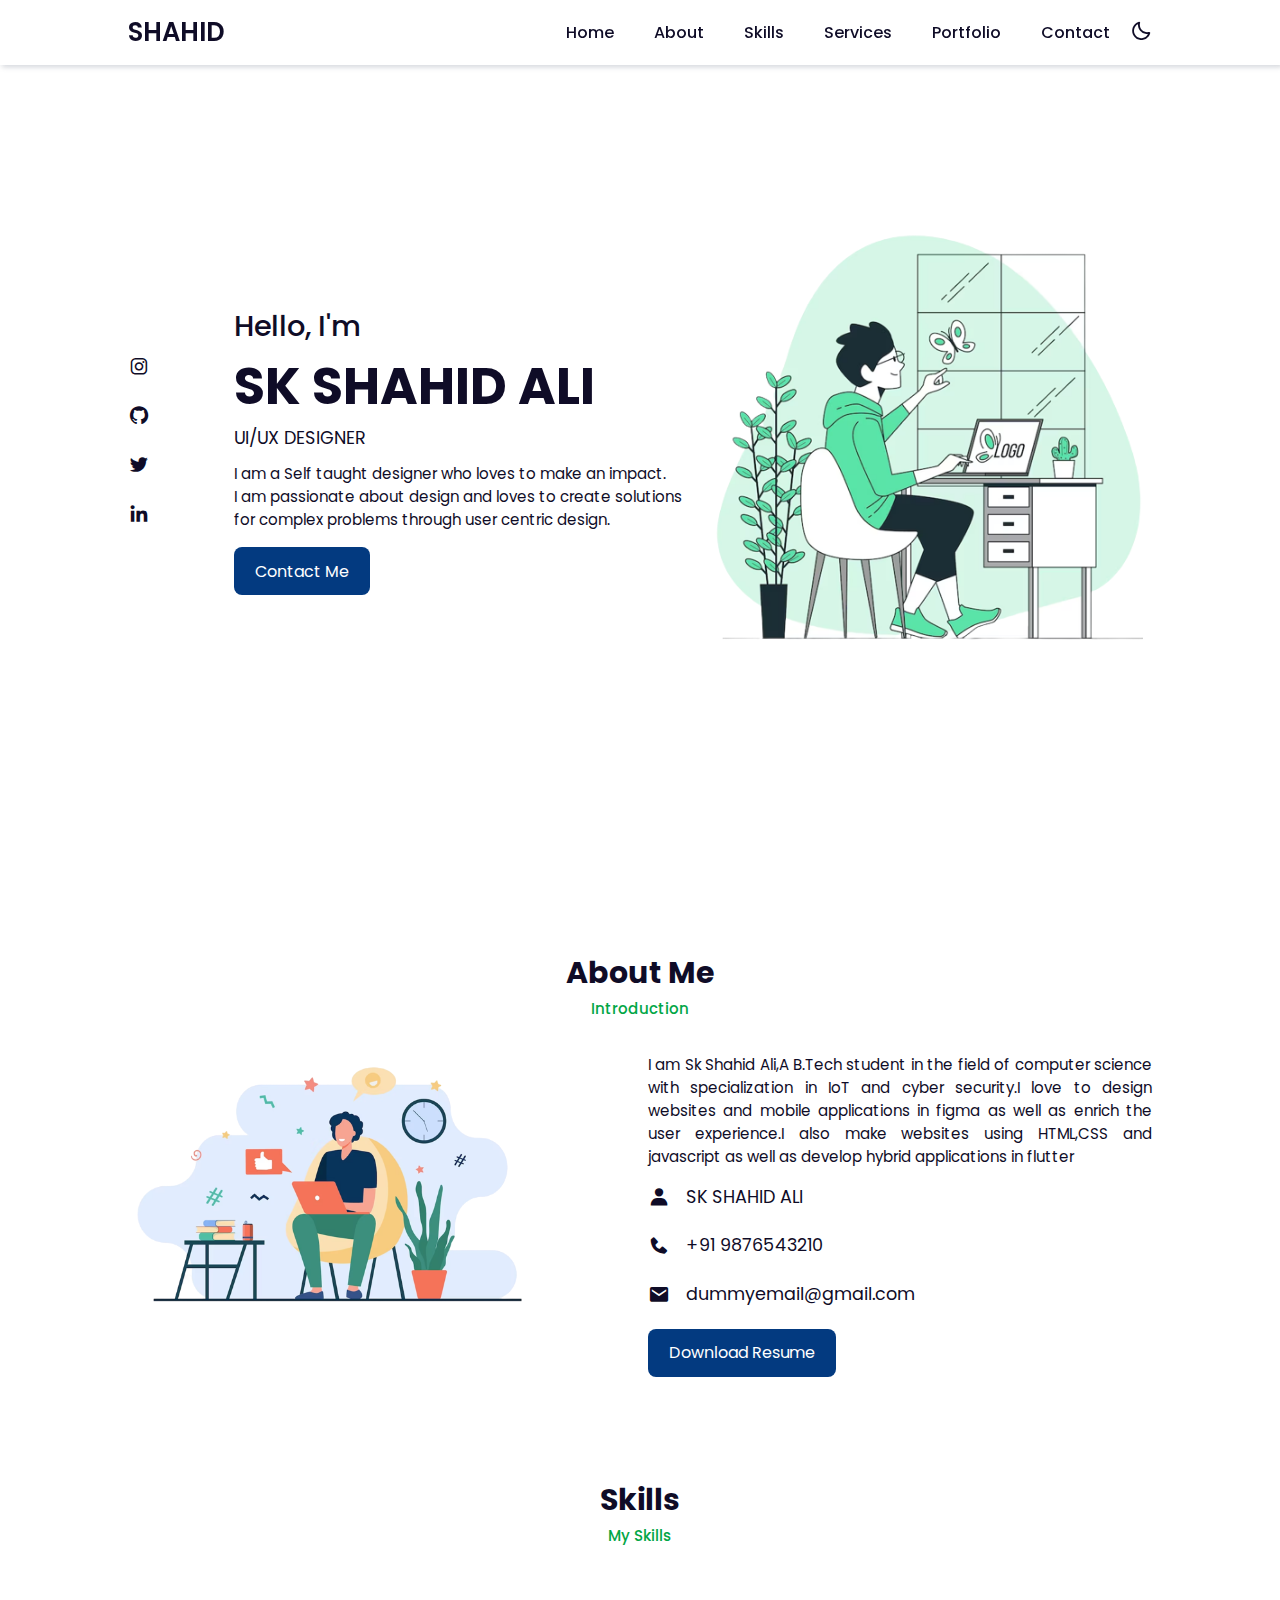
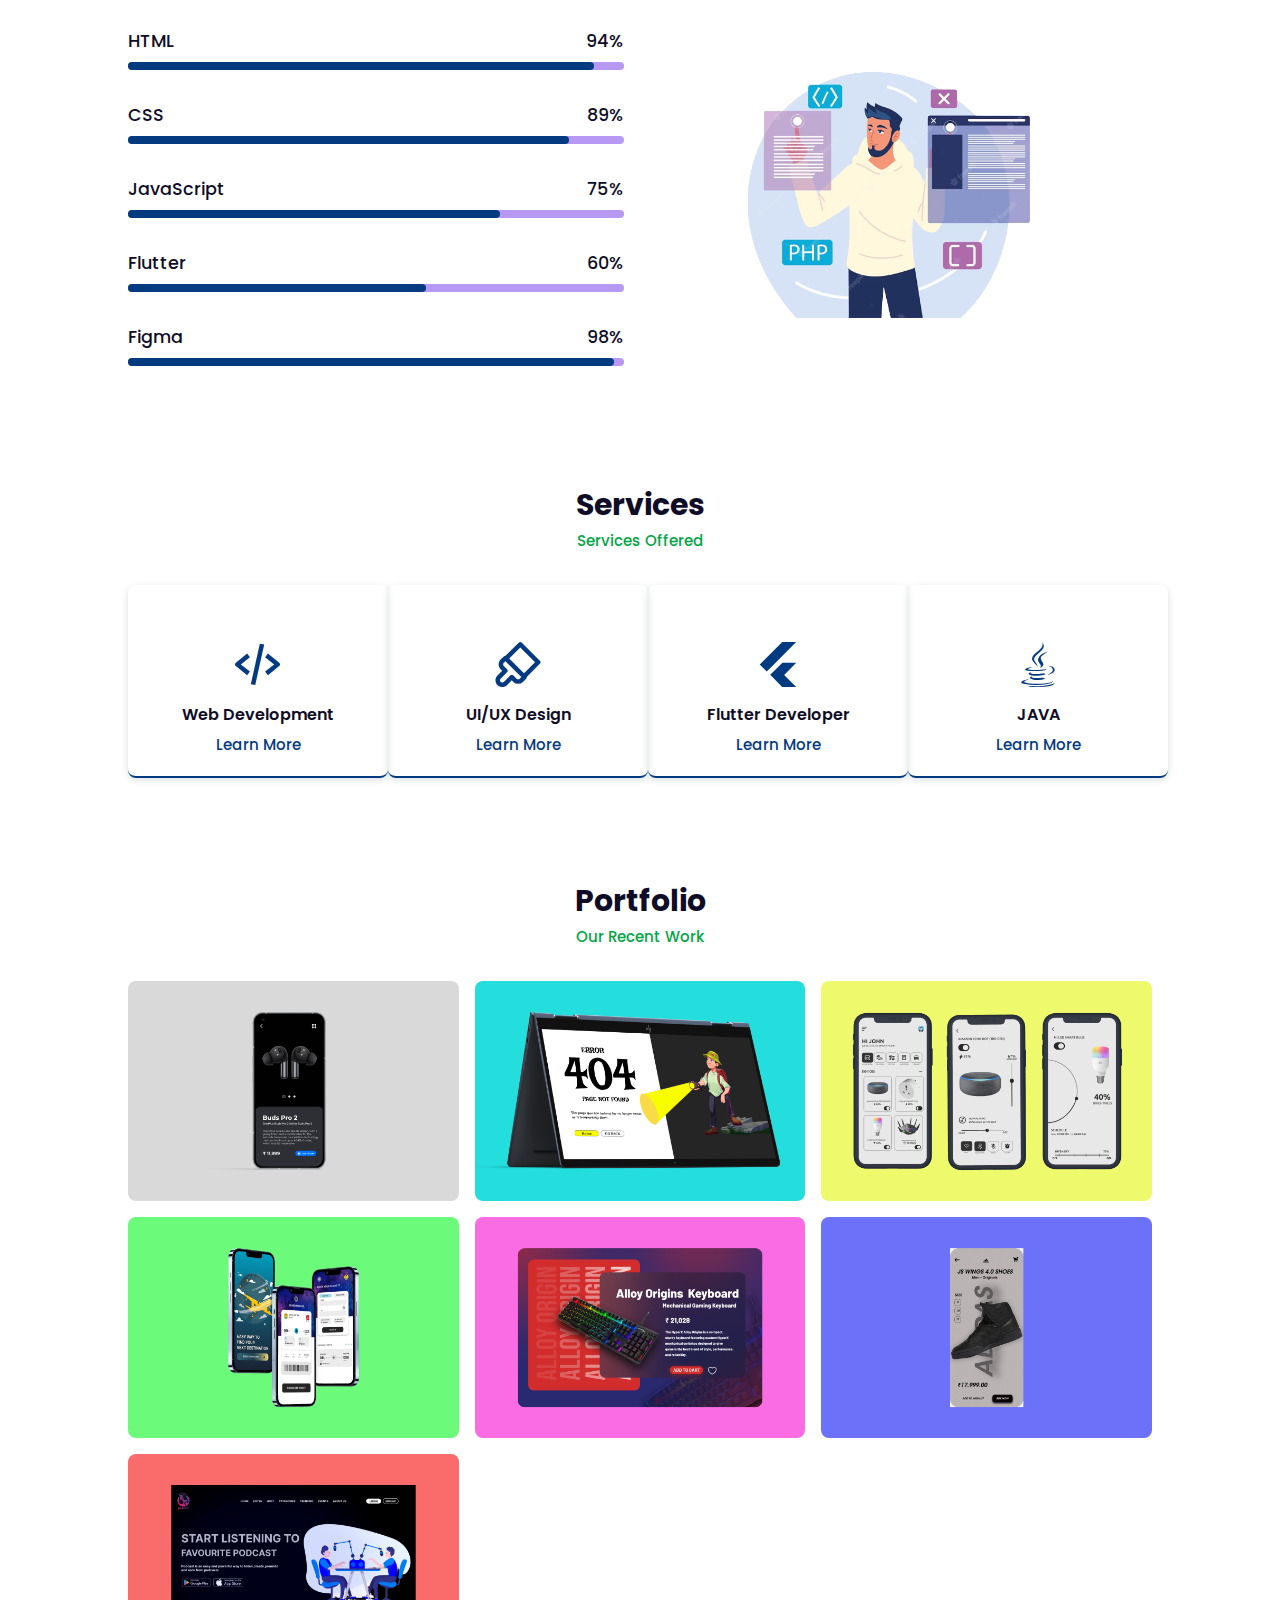
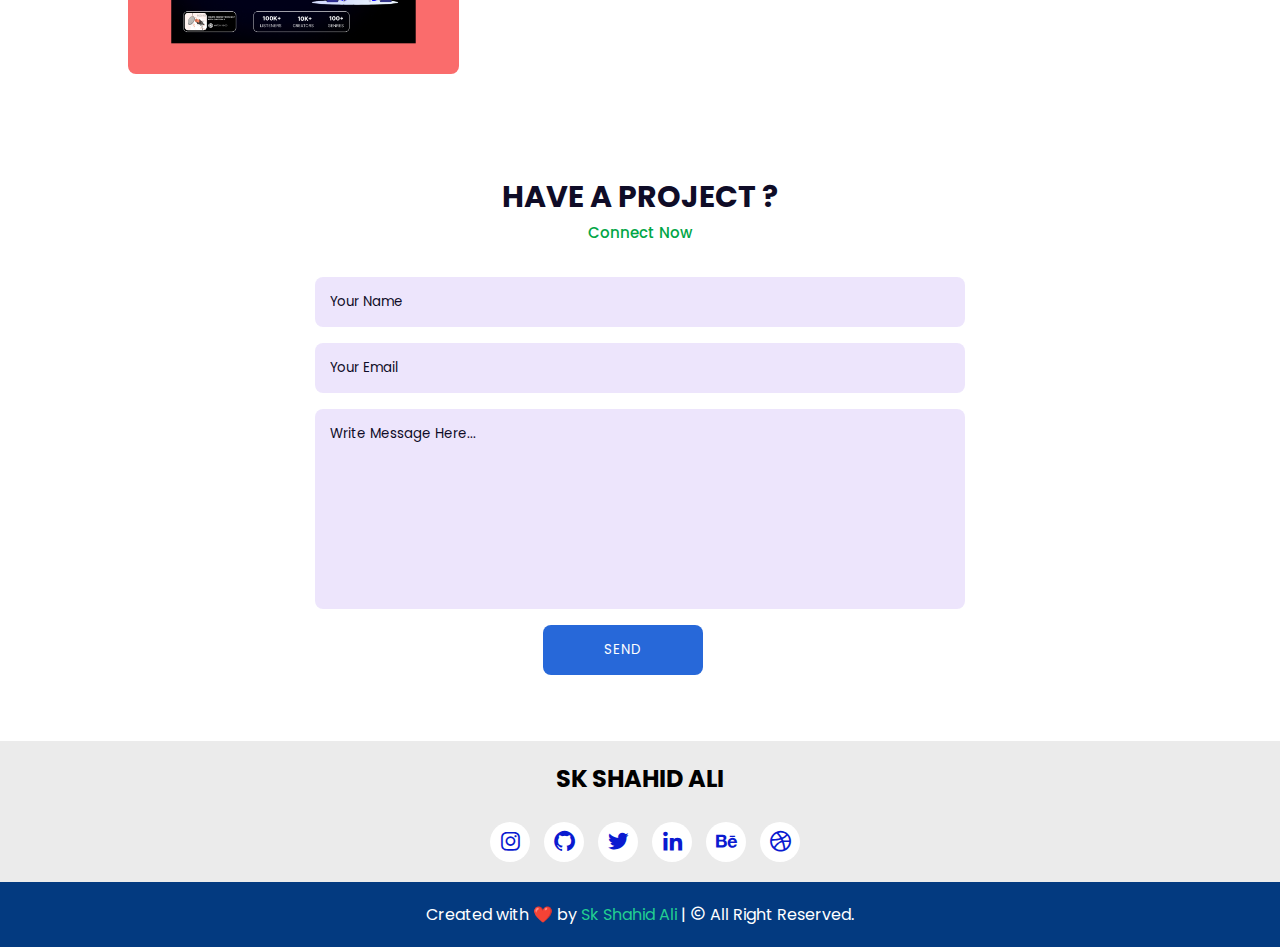
<file: Task1-Portfolio/index.html>
<!DOCTYPE html>
<html lang="en">
<head>
    <meta charset="UTF-8">
    <meta http-equiv="X-UA-Compatible" content="IE=edge">
    <meta name="viewport" content="width=device-width, initial-scale=1.0">
    <title>Portfolio Website</title>
    <!-- Link To CSS -->
    <link rel="stylesheet" href="style.css">
    <!-- Box Icons -->
    <link rel="stylesheet"
  href="https://cdn.jsdelivr.net/npm/boxicons@latest/css/boxicons.min.css">
 
</head>
<body>
    <!-- Navbar -->
    <header>
        <a href="#" class="logo">SHAHID</a>
 
        <div class="bx bx-menu" id="menu-icon"></div>
 
        <ul class="navbar">
            <li><a href="#home">Home</a></li>
            <li><a href="#about">About</a></li>
            <li><a href="#skills">Skills</a></li>
            <li><a href="#services">Services</a></li>
            <li><a href="#portfolio">Portfolio</a></li>
            <li><a href="#contact">Contact</a></li>
            <div class="bx bx-moon" id="darkmode"></div>
        </ul>
    </header>
    <!-- Home -->
 
    <section class="home" id="home">
        <div class="social">
            <a href="https://www.instagram.com/ui.shahid/"><i class='bx bxl-instagram' ></i></a>
            <a href="https://github.com/SKshahidali"><i class='bx bxl-github'></i></a>
            <a href="https://twitter.com/shahidsonu717"><i class='bx bxl-twitter' ></i></a>
            <a href="https://www.linkedin.com/in/sk-shahid-ali/"><i class='bx bxl-linkedin' ></i></a>
        </div>
        <div class="home-img">
            <img src="images/Landing_page_image.png" alt="">
        </div>
        <div class="home-text">
            <span>Hello, I'm</span>
            <h1>SK SHAHID ALI</h1>
            <h2>UI/UX DESIGNER</h2>
            <p>I am a Self taught designer who loves  to make an impact.<br>I am passionate about design and loves to create solutions<br>for complex problems through user centric design.</p>
            <a href="#contact" class="btn">Contact Me</a>
        </div>
 
    </section>
    <!-- About -->
    <section class="about" id="about">
        <div class="heading">
            <h2>About Me</h2>
            <span>Introduction</span>
        </div>
        <!-- About Content -->
        <div class="about-container">
            <div class="about-img">
                <img src="images/About_me_image.png" alt="">
            </div>
            <div class="about-text">
                <p>I am Sk Shahid Ali,A B.Tech student in the field of computer science with specialization in IoT and cyber security.I love to design websites and mobile applications in figma as well as enrich the user experience.I also make websites  using HTML,CSS and javascript as well as  develop hybrid applications in flutter</p>
                <div class="information">
                    <!-- Box 1 -->
                    <div class="info-box">
                        <i class='bx bxs-user' ></i>
                        <span>SK SHAHID ALI</span>
                    </div>
                    <!-- Box 2 -->
                    <div class="info-box">
                        <i class='bx bxs-phone' ></i>
                        <span>+91 9876543210</span>
                    </div>
                    <!-- Box 3 -->
                    <div class="info-box">
                        <i class='bx bxs-envelope' ></i>
                        <span>dummyemail@gmail.com</span>
                    </div>
                </div>
                <a href="#" class="btn">Download Resume</a>
            </div>
        </div>
    </section>
    <!-- Skills -->
    <section class="skills" id="skills">
        <div class="heading">
            <h2>Skills</h2>
            <span>My Skills</span>
        </div>
        <!-- Skills Content -->
        <div class="skills-container">
            <div class="bars">
                <!-- Box 1 -->
                <div class="bars-box">
                    <h3>HTML</h3>
                    <span>94%</span>
                    <div class="light-bar"></div>
                    <div class="percent-bar html-bar"></div>
                </div>
                <!-- Box 2 -->
                <div class="bars-box">
                    <h3>CSS</h3>
                    <span>89%</span>
                    <div class="light-bar"></div>
                    <div class="percent-bar css-bar"></div>
                </div>
                <!-- Box 3 -->
                <div class="bars-box">
                    <h3>JavaScript</h3>
                    <span>75%</span>
                    <div class="light-bar"></div>
                    <div class="percent-bar js-bar"></div>
                </div>
                <!-- Box 4 -->
                <div class="bars-box">
                    <h3>Flutter</h3>
                    <span>60%</span>
                    <div class="light-bar"></div>
                    <div class="percent-bar flutter-bar"></div>
                </div>
                <!-- Box 5 -->
                <div class="bars-box">
                    <h3>Figma</h3>
                    <span>98%</span>
                    <div class="light-bar"></div>
                    <div class="percent-bar figma-bar"></div>
                </div>
            </div>
            <div class="skills-img">
                <img src="images/Skills_image.png" alt="">
            </div>
        </div>
 
    </section>
    <!-- Services -->
    <section class="services" id="services">
        <div class="heading">
            <h2>Services</h2>
            <span>Services Offered</span>
        </div>
        <div class="services-content">
            <!-- Box 1 -->
            <div class="services-box">
                <i class='bx bx-code-alt' ></i>
                <h3>Web Development</h3>
                <a href="#">Learn More</a>
            </div>
            <!-- Box 2 -->
            <div class="services-box">
                <i class='bx bx-brush' ></i>
                <h3>UI/UX Design</h3>
                <a href="#">Learn More</a>
            </div>
            
            <!-- Box 3 -->
            <div class="services-box">
                <i class='bx bxl-flutter' ></i>
                <h3>Flutter Developer</h3>
                <a href="#">Learn More</a>
            </div>
            <!-- Box 4 -->
            <div class="services-box">
                <i class='bx bxl-java'></i>
                <h3>JAVA</h3>
                <a href="#">Learn More</a>
            </div>
        </div>
    </section>
    <!-- Portfolio -->
    <section class="portfolio" id="portfolio">
        <div class="heading">
            <h2>Portfolio</h2>
            <span>Our Recent Work</span>
        </div>
        <div class="portfolio-content">
            <!-- BOX 1 -->
            <div class="portfolio-img">
                <img src="images/portfolio_image_1.png" alt="">
            </div>
            <!-- BOX 2 -->
            <div class="portfolio-img">
                <img src="images/portfolio_image_2.png" alt="">
            </div>
            <!-- BOX 3 -->
            <div class="portfolio-img">
                <img src="images/portfolio_image_3.png" alt="">
            </div>
            <!-- BOX 4 -->
            <div class="portfolio-img">
                <img src="images/portfolio_image_4.png" alt="">
            </div>
            <!-- BOX 5 -->
            <div class="portfolio-img">
                <img src="images/portfolio_image_5.png" alt="">
            </div>
            <!-- BOX 6 -->
            <div class="portfolio-img">
                <img src="images/portfolio_image_6.png" alt="">
            </div>
            <!-- BOX 7 -->
            <div class="portfolio-img">
                <img src="images/portfolio_image_7.png" alt="">
            </div>

        </div>
    </section>
    <!-- Contact -->
    <section class="contact" id="contact">
        <div class="heading">
            <h2>HAVE A PROJECT ?</h2>
            <span>Connect Now</span>
        </div>
        <div class="contact-form">
            <form action="">
                <input type="text" placeholder="Your Name">
                <input type="email" name="" id="" placeholder="Your Email">
                <textarea name="" id="" cols="30" rows="10" placeholder="Write Message Here..."></textarea>
                <input type="button" value="Send" class="contact-button">
            </form>
        </div>
    </section>
    <!-- Footer -->
    <div class="footer">
        <h2>SK SHAHID ALI</h2>
        <div class="footer-social">
            <a href="https://www.instagram.com/ui.shahid/"><i class='bx bxl-instagram' ></i></a>
            <a href="https://github.com/SKshahidali"><i class='bx bxl-github' ></i></a>
            <a href="https://twitter.com/shahidsonu717"><i class='bx bxl-twitter' ></i></a>
            <a href="https://www.linkedin.com/in/sk-shahid-ali/"><i class='bx bxl-linkedin' ></i></a>
            <a href="#"><i class='bx bxl-behance' ></i></a>
            <a href="#"><i class='bx bxl-dribbble' ></i></a>
        </div>
 
    </div>
    <!-- Copyright -->
    <div class="copyright">
        <p>Created with ❤️ by <a href="">Sk Shahid Ali</a> | <i class='bx bx-copyright' ></i> All Right Reserved.</p>
    </div>
 
 
 
    <!-- Link To JS -->
    <script src="script.js"></script>
</body>
</html>
</file>
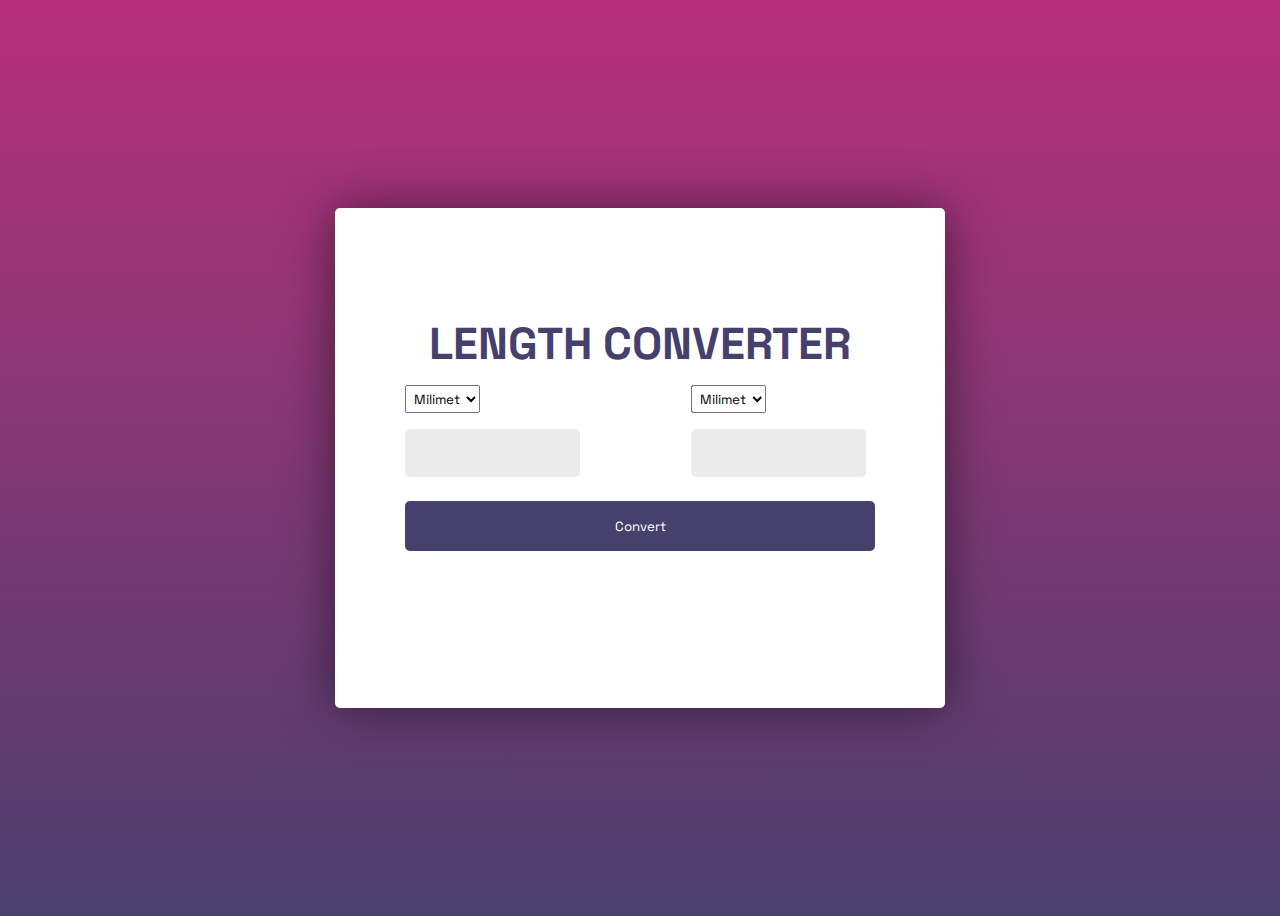
<file: Task2-Unit_converter/index.html>
<!DOCTYPE html>
<html lang="en">
<head>
  <meta charset="UTF-8">
  <meta http-equiv="X-UA-Compatible" content="IE=edge">
  <meta name="viewport" content="width=device-width, initial-scale=1.0">
  <title>Unit converter</title>
  <link rel="stylesheet" href="style.css">
  <link href="https://fonts.googleapis.com/icon?family=Material+Icons"
      rel="stylesheet">
      <link href="https://fonts.googleapis.com/css2?family=Space+Grotesk:wght@300;400;500;600;700&display=swap" rel="stylesheet">
</head>
<body>
  <div class="container">
    <h2 class="heading">LENGTH CONVERTER</h2>
    <div class="measurement">
      <div class="measurement1"></div>
      <div class="measurement2"></div>
    </div>
    <div class="main">
      <div class="initial">
        <div class="options">
          <select id="fromUnit" onchange="convertLength()">
            <option value="mm">Milimeters(mm)</option>
            <option value="m">Meters(M)</option>
            <option value="cm">Centimeters(CM)</option>
            <option value="km">Kilometers(KM)</option>
            <option value="mi">Miles(mi)</option>
            <option value="in">Inch(In)</option>
            <option value="ft">Feet(Ft)</option>
          </select>
        </div>
        <div class="input">
          <input type="number" id="fromLength" oninput="convertLength()">
        </div>
      </div>
      <div class="target">
        <div class="options">
          <select id="toUnit" onchange="convertLength()">
            <option value="mm">Milimeters(mm)</option>
            <option value="m">Meters(M)</option>
            <option value="cm">Centimeters(CM)</option>
            <option value="km">Kilometers(KM)</option>
            <option value="mi">Miles(mi)</option>
            <option value="in">Inch(In)</option>
            <option value="ft">Feet(Ft)</option>
          </select>
        </div>
        <div class="input">
          <input disabled type="number" id="toLength"></div>
      </div>
    </div>
    <button class="result">Convert</button>
  </div>
  <script src="script.js"></script>
</body>
</html>
</file>
<file: Task1-Portfolio/style.css>
/* Google Fonts */
@import url("https://fonts.googleapis.com/css2?family=Poppins:wght@200;300;400;500;600;700&display=swap");
* {
  margin: 0;
  padding: 0;
  box-sizing: border-box;
  list-style: none;
  text-decoration: none;
  scroll-behavior: smooth;
  scroll-padding-top: 2rem;
  font-family: "Poppins", sans-serif;
}
:root {
  --main-color: #033a80;
  --bg-color: #fff;
  --text-color: #0f0c27;
  --hover: hsl(260, 100%, 51%);
 
  --big-font: 3.2rem;
  --medium-font: 1.8rem;
  --p-font: 0.941rem;
}
section {
  padding: 50px 10%;
}
body.active {
  --text-color: #fff;
  --bg-color: #0f0c27;
}
body {
  background: var(--bg-color);
  color: var(--text-color);
}
*::selection {
  color: var(--bg-color);
  background: var(--main-color);
}
.heading {
  text-align: center;
}
.heading h2 {
  font-size: 30px;
}
 
.heading span {
  font-size: var(--p-font);
  color: rgb(2, 166, 70);
}
header {
  position: fixed;
  width: 100%;
  top: 0;
  right: 0;
  z-index: 1000;
  display: flex;
  align-items: center;
  justify-content: space-between;
  background: var(--bg-color);
  padding: 13px 10%;
  transition: 0.2s;
  box-shadow: -3px -3px 7px #ffffff73,
				2px 2px 5px rgba(94, 104, 121, 0.288);
}
header.shadow {
  box-shadow: 0 0 4px rgb(14 55 54 / 15%);
}
.logo {
  font-size: 1.61rem;
  font-weight: 600;
  color: var(--text-color);
}
.navbar {
  display: flex;
}
.navbar a {
  font-size: 1rem;
  padding: 10px 20px;
  color: var(--text-color);
  font-weight: 500;
}
.navbar a:hover {
  color: var(--hover);
}
#menu-icon {
  font-size: 24px;
  cursor: pointer;
  z-index: 10001;
  display: none;
}
#darkmode {
  font-size: 22px;
  cursor: pointer;
}
.home {
  position: relative;
  width: 100%;
  min-height: 100vh;
  display: grid;
  grid-template-columns: 0.2fr 1fr 1fr;
  align-items: center;
  gap: 1rem;
}
.home-img {
  order: 3;
}
.home-img img {
  width: 100%;
}
.home-text span {
  font-size: var(--medium-font);
  font-weight: 500;
}
.home-text h1 {
  font-size: var(--big-font);
}
.home-text h2 {
  font-size: 1.1rem;
  font-weight: 400;
}
.home-text p {
  font-size: var(--p-font);
  font-weight: 400;
  margin: 0.7rem 0 1rem;
}
.social {
  display: flex;
  flex-direction: column;
}
.social a {
  margin-bottom: 1rem;
  font-size: 22px;
  color: var(--text-color);
}
.social a:hover {
  color: var(--hover);
}
.btn {
  display: inline-block;
  background: var(--main-color);
  color: #fff;
  padding: 0.7rem 1.3rem;
  border-radius: 0.5rem;
}
.btn:hover {
  background: var(--hover);
}
 

.about-container {
  display: grid;
  grid-template-columns: repeat(2, 1fr);
  gap: 1rem;
  margin-top: 2rem;
}
 
.about-img img {
  width: 80%;
  border-radius: 0.5rem;
}
.about-text p {
  font-size: var(--p-font);
  font-weight: 400;
  text-align: justify;
}
.information {
  margin: 1rem 0 1.4rem;
}
.information .info-box {
  display: flex;
  align-items: center;
  margin-bottom: 1.4rem;
}
.information .info-box .bx {
  font-size: 22px;
}
.information .info-box span {
  font-weight: 400;
  margin-left: 1rem;
}
.skills-container {
  display: grid;
  grid-template-columns: repeat(2, 1fr);
  align-items: center;
  gap: 2rem;
  margin-top: 4rem;
}
.skills-img img {
  width: 80%;
  padding-left: 4rem;
  object-position: center;
}
.bars-box {
  position: relative;
  display: flex;
  justify-content: space-between;
  align-items: center;
  padding: 1rem 0;
  margin-bottom: 1rem;
}
.bars-box h3,
span {
  font-size: 1.1rem;
  font-weight: 500;
}
.light-bar {
  position: absolute;
  bottom: 0;
  left: 0;
  width: 100%;
  height: 0.5rem;
  background: hsla(260, 100%, 44%, 0.4);
  border-radius: 0.5rem;
}
.percent-bar {
  position: absolute;
  bottom: 0;
  left: 0;
  height: 0.5rem;
  background: var(--main-color);
  border-radius: 0.5rem;
}
.html-bar {
  width: 94%;
}
.css-bar {
  width: 89%;
}
.js-bar {
  width: 75%;
}
.flutter-bar {
  width: 60%;
}
.figma-bar {
  width: 98%;
}
.services-content {
  display: grid;
  grid-template-columns: repeat(auto-fit, minmax(200px, auto));
  justify-content: center;
  gap: 1rem;
  margin-top: 2rem;
}
.services-box {
  padding: 20px;
  width: 260px;
  display: flex;
  flex-direction: column;
  align-items: center;
  text-align: center;
  border-radius: 0.5rem;
  border-bottom: 2px solid var(--main-color);
  box-shadow: 0 2px 7px rgb(14 55 54 / 15%);
}
.services-box:hover{
 background-color: #02225a;
}

.services-box h3 {
  font-size: 1rem;
  font-weight: 600;
  margin: 0.7rem 0 0.4rem;
}
.services-box:hover h3{
  color: #fff;
}
.services-box .bx {
  padding-top: 2rem;
  font-size: 54px;
  color: var(--main-color);
}
.services-box:hover .bx{
  color: #22cf91;
}
.services-box a {
  color: var(--main-color);
  font-size: var(--p-font);
  font-weight: 500;
}
.services-box:hover a{
  color: #8b8a8f;
}
.portfolio-content {
  display: grid;
  grid-template-columns: repeat(auto-fit, minmax(280px, auto));
  gap: 1rem;
  margin-top: 2rem;
}
.portfolio-img {
  overflow: hidden;
  border-radius: 0.5rem;
}
.portfolio-img img {
  width: 100%;
  display: block;
}
.portfolio-img img:hover {
  transform: scale(1.1);
  transition: 1s;
}
.contact-form {
  display: grid;
  place-items: center;
  margin-top: 2rem;
}
.contact-form form {
  display: flex;
  flex-direction: column;
  width: 650px;
}
form input,
textarea {
  padding: 15px;
  border-radius: 0.5rem;
  width: 100%;
  border: none;
  outline: none;
  background: hsla(260, 100%, 44%, 0.1);
  margin-bottom: 1rem;
  color: var(--text-color);
}
form input::placeholder,
textarea::placeholder {
  color: var(--text-color);
}
form textarea {
  resize: none;
  height: 200px;
}
.contact-button {
  width: 160px;
  cursor: pointer;
  background: #2768d9;
  color: #fff;
  justify-content: center;
  text-transform: uppercase;
  letter-spacing: 1px;
  margin-left: 35%;
}
.contact-button:hover {
  background: var(--hover);
}
.footer {
  display: grid;
  place-items: center;
  padding: 20px;
  background: #ebebeb;
  color: #000;
}
.footer h2 {
  font-size: 1.5rem;
  margin-bottom: 1.6rem;
}
.footer-social a i{
  color: rgb(10, 26, 208);
  font-size: 25px;
  margin-left: 10px;
  text-align: center;
  line-height: 40px;
  background-color: #fff;
  border-radius: 50%;
  width: 40px;
  height: 40px;
}
.copyright {
  padding: 20px;
  background: var(--main-color);
  text-align: center;
  color: #fff;
}
.copyright a{
  color: #22cf91;
}
/* Making Responsive */
@media (max-width: 991px) {
  header {
    padding: 18px 4%;
  }
  section {
    padding: 50px 4%;
  }
}
@media (max-width: 881px) {
  :root {
    --big-font: 2.7rem;
    --medium-font: 1.4rem;
  }
}
@media (max-width: 768px) {
  :root {
    --big-font: 2.4rem;
    --medium-font: 1.2rem;
  }
  header {
    padding: 11px 4%;
  }
  #menu-icon {
    display: initial;
    color: var(--text-color);
  }
  header .navbar {
    position: absolute;
    top: -500px;
    left: 0;
    right: 0;
    display: flex;
    flex-direction: column;
    background: var(--bg-color);
    box-shadow: 0 4px 4px rgb(0 0 0 / 10%);
    transition: 0.2s ease;
    text-align: center;
  }
  .navbar.active {
    top: 100%;
  }
  .navbar a {
    padding: 1.5rem;
    display: block;
    background: var(--bg-color);
  }
  #darkmode {
    position: absolute;
    top: 1.4rem;
    right: 2rem;
  }
  .scroll-down {
    display: none;
  }
  .home {
    grid-template-columns: 0.5fr 3fr;
  }
  .home-text {
    grid-column: 1/3;
    padding-left: 1.4rem;
  }
  .home-img {
    order: initial;
  }
  .about-container {
    grid-template-columns: 1fr;
  }
  .about-img {
    display: flex;
    justify-content: center;
  }
  .skills-container {
    grid-template-columns: 1fr;
  }
  .skills-img img {
    padding-left: 0;
  }
  .skills-img {
    padding-top: 2rem;
    display: flex;
    justify-content: center;
  }
  .contact-form form{
    width: 300px;
  }
  .contact-button{
    margin-left: 25%;
  }
}
@media (max-width: 340px) {
  :root {
    --big-font: 1.7rem;
    --medium-font: 1.1rem;
  }
  .home-text span {
    font-size: 1rem;
  }
  .home-text h2 {
    font-size: 0.9rem;
    font-weight: 500;
  }
  .information .info-box span {
    font-size: 1rem;
  }
  .portfolio-content {
    grid-template-columns: repeat(auto-fit, minmax(200px, auto));
  }
  .contact-form form{
    width: 300px;
  }
  .contact-button{
    margin-left: 25%;
  }
}
</file>
<file: Task2-Unit_converter/style.css>
*{
  font-family: 'Space Grotesk', sans-serif;
}

body{
  height: 100vh;
  display: flex;
  justify-content: center;
  align-items: center;
  background-image: linear-gradient(to bottom,#b8307c,#4a3f6d);
  overflow: hidden;
}
/*  This is the entire  box to store the entire operational area  */
.container{
  background-color: white;
  width: 470px;
  height: 360px;
  padding: 70px;
  box-shadow: 0px 0px 50px rgba(0,0,0,0.5);
  border-radius: 5px;
}
/*Contains  the heading */
.heading{
  color: #46406c;
  text-align: center;
  text-transform: uppercase;
  font-size: 2.8rem;
}

.measurement{
  margin-top: -1.5rem;
}

.measurement1{
  color: #848484;
}

.measurement2{
  margin-top: 0.5rem;
  font-size: 1.5rem;
}
/* contains the input and output field with values and lenghths */
.main{
  display: flex;
  flex-direction: row;
  justify-content: space-between;
  margin-top: 2rem;
}

.swap{
  align-self: flex-end;
  padding:5px;
  cursor:pointer;
}

.options select{
  padding: 2%;
  width:75px;
}

.input input{
  all: unset;
  display: inline-block;
  margin-top: 1rem;
  width: 175px;
  height: 48px;
  padding: 5px;
  background-color: #ebebeb;
  color: #848484;
  font-size: 1.5rem;
  border: none;
  box-sizing: border-box;
  border-radius: 5px;
  font-weight: 500;
  appearance: textfield;
}

.target{
  transform: translate(-5%);
}

.result{
  margin-top: 1.5rem;
  width: 100%;
  height: 50px;
  text-align: center;
  color: white;
  background-color: #46406c;
  outline: none;
  border: none;
  border-radius: 5px;
}

.result:active{
  background-color: #1c1a2b;
}
</file>
